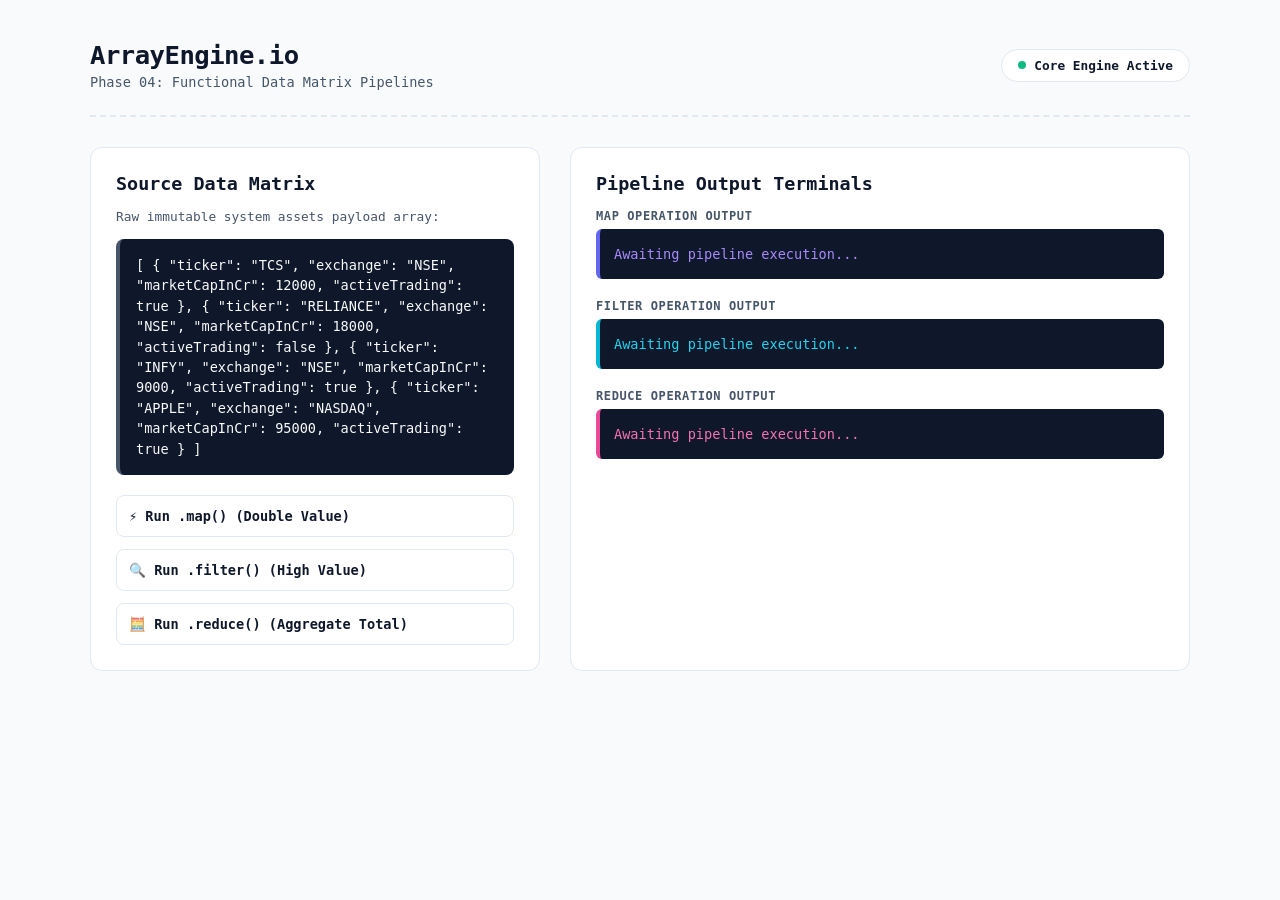
<file: Phase-04-Array-Methods_Engine/index.html>
<!DOCTYPE html>
<html lang="en">
<head>
    <meta charset="UTF-8">
    <meta name="viewport" content="width=device-width, initial-scale=1.0">
    <title>Phase 04 — Advanced Data Array Engines</title>
    <link rel="stylesheet" href="styles.css">
</head>
<body class="light-theme">

    <div class="app-wrapper">
        <header class="app-header">
            <div class="brand-meta">
                <h1>ArrayEngine.io</h1>
                <p>Phase 04: Functional Data Matrix Pipelines</p>
            </div>
            <div class="engine-status">
                <span class="status-indicator-dot"></span> Core Engine Active
            </div>
        </header>

        <!-- LIVE WORKSPACE LAB -->
        <main class="matrix-grid">
            
            <!-- CONTROLS & INITIAL MATRIX DISPLAY -->
            <section class="diagnostic-card source-box">
                <h2>Source Data Matrix</h2>
                <p class="section-desc">Raw immutable system assets payload array:</p>
                <div class="matrix-display" id="raw-matrix-view">
                    <!-- JavaScript will print initial data representation here -->
                </div>
                
                <div class="action-dock">
                    <button id="run-map-btn" class="engine-trigger-btn">⚡ Run .map() (Double Value)</button>
                    <button id="run-filter-btn" class="engine-trigger-btn">🔍 Run .filter() (High Value)</button>
                    <button id="run-reduce-btn" class="engine-trigger-btn">🧮 Run .reduce() (Aggregate Total)</button>
                </div>
            </section>

            <!-- LIVE TRANSFORMATION OUTPUT TERMINALS -->
            <section class="diagnostic-card output-box">
                <h2>Pipeline Output Terminals</h2>
                
                <div class="terminal-slot">
                    <div class="terminal-header">MAP OPERATION OUTPUT</div>
                    <div id="map-terminal" class="terminal-body">Awaiting pipeline execution...</div>
                </div>

                <div class="terminal-slot">
                    <div class="terminal-header">FILTER OPERATION OUTPUT</div>
                    <div id="filter-terminal" class="terminal-body">Awaiting pipeline execution...</div>
                </div>

                <div class="terminal-slot">
                    <div class="terminal-header">REDUCE OPERATION OUTPUT</div>
                    <div id="reduce-terminal" class="terminal-body">Awaiting pipeline execution...</div>
                </div>
            </section>

        </main>
    </div>

    <script src="script.js"></script>
</body>
</html>
</file>
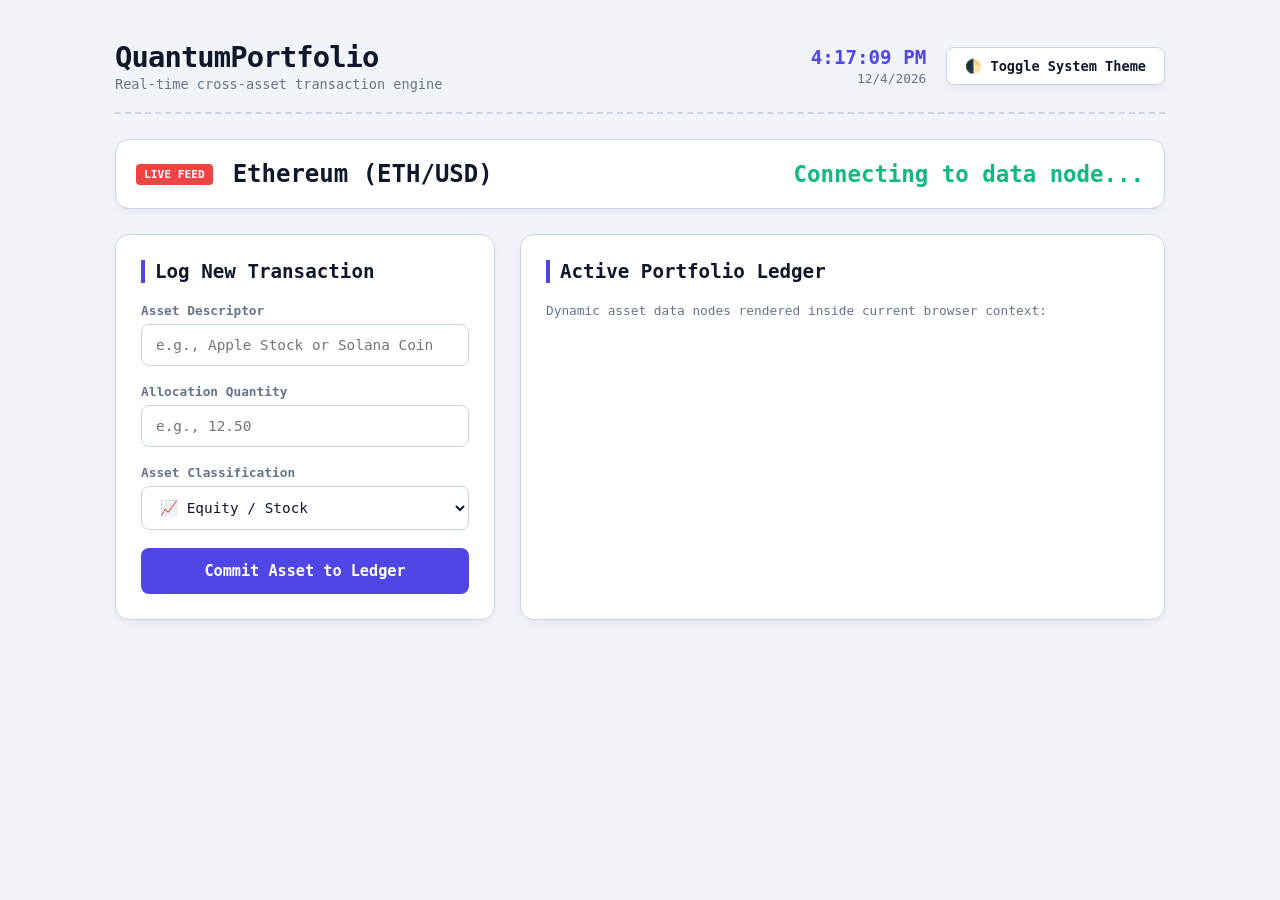
<file: Project Portfolio Manager (Phase 1 to 3)/index.html>
<!DOCTYPE html>
<html lang="en">
<head>
    <meta charset="UTF-8">
    <meta name="viewport" content="width=device-width, initial-scale=1.0">
    <title>QuantumPortfolio — Advanced Multi-Asset Ledger</title>
    <link rel="stylesheet" href="styles.css">
</head>
<body class="light-theme">

    <div class="app-wrapper">
        
        <!-- HEADER SYSTEM: Controls & Live Engine Telemetry -->
        <header class="app-header">
            <div class="brand-meta">
                <h1>QuantumPortfolio</h1>
                <p>Real-time cross-asset transaction engine</p>
            </div>
            
            <div class="system-telemetry">
                <div id="live-time">00:00:00 AM</div>
                <div id="live-date">--/--/----</div>
            </div>

            <button id="theme-toggle" class="control-btn">🌓 Toggle System Theme</button>
        </header>

        <!-- LIVE ASYNC MARKET FEED STRIP -->
        <section class="ticker-feed">
            <div class="ticker-card">
                <span class="ticker-badge">Live Feed</span>
                <h2>Ethereum (ETH/USD)</h2>
                <div id="eth-price-stream">Connecting to data node...</div>
            </div>
        </section>

        <!-- PORTFOLIO LEDGER SYSTEM COMPONENT -->
        <main class="portfolio-interface">
            
            <!-- TRANSACTIONS ENTRY CARD -->
            <section class="interface-card form-box">
                <h2>Log New Transaction</h2>
                <div class="asset-form-container">
                    <div class="input-group">
                        <label for="asset-name">Asset Descriptor</label>
                        <input type="text" id="asset-name" placeholder="e.g., Apple Stock or Solana Coin" autocomplete="off">
                    </div>

                    <div class="input-group">
                        <label for="asset-qty">Allocation Quantity</label>
                        <input type="number" id="asset-qty" step="any" placeholder="e.g., 12.50">
                    </div>

                    <div class="input-group">
                        <label for="asset-type">Asset Classification</label>
                        <select id="asset-type">
                            <option value="Stock">📈 Equity / Stock</option>
                            <option value="Crypto">🪙 Digital Asset / Crypto</option>
                        </select>
                    </div>

                    <button id="commit-transaction-btn" class="action-btn">Commit Asset to Ledger</button>
                </div>
            </section>

            <!-- LIVE RECORDINGS LEDGER LISTINGS -->
            <section class="interface-card ledger-box">
                <h2>Active Portfolio Ledger</h2>
                <p class="ledger-subtitle">Dynamic asset data nodes rendered inside current browser context:</p>
                
                <!-- Dynamic operational list node -->
                <ul id="ledger-list" class="ledger-container">
                    <!-- JavaScript DOM Engine will inject elements selectively here -->
                </ul>
            </section>

        </main>
    </div>

    <script src="script.js"></script>
</body>
</html>
</file>
<file: Phase-04-Array-Methods_Engine/styles.css>
/* ==========================================================================
   MATRIX ENVIRONMENT CORE VARIABLES
   ========================================================================== */
:root {
    --bg-surface-system: #f8fafc;
    --bg-card-system: #ffffff;
    --border-terminal: #e2e8f0;
    --text-primary-system: #0f172a;
    --text-secondary-system: #475569;
    --color-map-token: #6366f1;
    --color-filter-token: #06b6d4;
    --color-reduce-token: #ec4899;
    --bg-console: #0f172a;
    --text-console: #38bdf8;
    --radius-system: 12px;
}

* {
    margin: 0;
    padding: 0;
    box-sizing: border-box;
    font-family: ui-monospace, SFMono-Regular, Consolas, monospace;
}

body {
    background-color: var(--bg-surface-system);
    color: var(--text-primary-system);
    padding: 40px 20px;
    min-height: 100vh;
    display: flex;
    justify-content: center;
}

.app-wrapper {
    width: 100%;
    max-width: 1100px;
    display: flex;
    flex-direction: column;
    gap: 30px;
}

/* ==========================================================================
   HEADER PIPELINE RUNTIME META
   ========================================================================== */
.app-header {
    display: flex;
    justify-content: space-between;
    align-items: center;
    border-bottom: 2px dashed var(--border-terminal);
    padding-bottom: 25px;
}

.brand-meta h1 {
    font-size: 1.6rem;
    font-weight: 800;
    letter-spacing: -0.02em;
}

.brand-meta p {
    color: var(--text-secondary-system);
    font-size: 0.85rem;
    margin-top: 4px;
}

.engine-status {
    background-color: var(--bg-card-system);
    border: 1px solid var(--border-terminal);
    padding: 8px 16px;
    border-radius: 20px;
    font-size: 0.8rem;
    font-weight: 700;
    display: flex;
    align-items: center;
    gap: 8px;
}

.status-indicator-dot {
    width: 8px;
    height: 8px;
    background-color: #10b981;
    border-radius: 50%;
    display: inline-block;
}

/* ==========================================================================
   BENTO DIAGNOSTICS GRID
   ========================================================================== */
.matrix-grid {
    display: grid;
    grid-template-columns: 450px 1fr;
    gap: 30px;
}

.diagnostic-card {
    background-color: var(--bg-card-system);
    border: 1px solid var(--border-terminal);
    border-radius: var(--radius-system);
    padding: 25px;
}

.diagnostic-card h2 {
    font-size: 1.15rem;
    font-weight: 700;
    margin-bottom: 15px;
}

.section-desc {
    font-size: 0.8rem;
    color: var(--text-secondary-system);
    margin-bottom: 15px;
}

/* SOURCE CODE REPRESENTATION PANEL */
.matrix-display {
    background-color: var(--bg-console);
    color: #f8fafc;
    padding: 16px;
    border-radius: 8px;
    font-size: 0.85rem;
    line-height: 1.5;
    overflow-x: auto;
    border-left: 4px solid var(--text-secondary-system);
    margin-bottom: 20px;
}

.action-dock {
    display: flex;
    flex-direction: column;
    gap: 12px;
}

.engine-trigger-btn {
    width: 100%;
    background-color: var(--bg-card-system);
    border: 1px solid var(--border-terminal);
    color: var(--text-primary-system);
    padding: 12px;
    font-size: 0.85rem;
    font-weight: 700;
    text-align: left;
    border-radius: 8px;
    cursor: pointer;
    transition: all 0.15s ease;
}

#run-map-btn:hover { border-color: var(--color-map-token); background-color: #f5f3ff; }
#run-filter-btn:hover { border-color: var(--color-filter-token); background-color: #ecfeff; }
#run-reduce-btn:hover { border-color: var(--color-reduce-token); background-color: #fdf2f8; }

.engine-trigger-btn:active {
    transform: scale(0.98);
}

/* ==========================================================================
   TERMINAL INTERFACE SLOTS
   ========================================================================== */
.terminal-slot {
    margin-bottom: 20px;
}

.terminal-slot:last-child {
    margin-bottom: 0;
}

.terminal-header {
    font-size: 0.75rem;
    font-weight: 800;
    letter-spacing: 0.05em;
    color: var(--text-secondary-system);
    margin-bottom: 6px;
}

.terminal-body {
    background-color: var(--bg-console);
    color: var(--text-console);
    padding: 14px;
    border-radius: 6px;
    font-size: 0.85rem;
    min-height: 50px;
    display: flex;
    align-items: center;
    border-left: 4px solid transparent;
}

#map-terminal { border-left-color: var(--color-map-token); color: #a78bfa; }
#filter-terminal { border-left-color: var(--color-filter-token); color: #22d3ee; }
#reduce-terminal { border-left-color: var(--color-reduce-token); color: #f472b6; }

@media (max-width: 900px) {
    .matrix-grid {
        grid-template-columns: 1fr;
    }
}
</file>
<file: Project Portfolio Manager (Phase 1 to 3)/styles.css>
/* ==========================================================================
   CSS VAR SYSTEM & THEME MATRIX
   ========================================================================== */
:root {
    --bg-surface: #f1f5f9;
    --bg-surface-card: #ffffff;
    --border-subtle: #cbd5e1;
    --text-main: #0f172a;
    --text-muted: #64748b;
    --color-primary: #4f46e5;
    --color-primary-hover: #4338ca;
    --color-primary-active: #312e81;
    --color-stock: #10b981;
    --color-crypto: #f59e0b;
    --color-erasure: #ef4444;
    --shadow-card: 0 4px 10px rgba(0, 0, 0, 0.05);
    --radius-outer: 14px;
    --radius-inner: 8px;
    --bg-input: #ffffff;
}

.dark-theme {
    --bg-surface: #0b0f19;
    --bg-surface-card: #151f32;
    --border-subtle: #24324d;
    --text-main: #f8fafc;
    --text-muted: #94a3b8;
    --color-primary: #6366f1;
    --color-primary-hover: #818cf8;
    --color-primary-active: #4f46e5;
    --bg-input: #1e293b;
    --shadow-card: 0 10px 25px rgba(0, 0, 0, 0.3);
}

/* ==========================================================================
   RESET CORE ENGINE ENVIRONMENT
   ========================================================================== */
* {
    margin: 0;
    padding: 0;
    box-sizing: border-box;
    font-family: ui-monospace, SFMono-Regular, Menlo, Monaco, Consolas, monospace;
    transition: background-color 0.2s ease, border-color 0.2s ease, color 0.2s ease;
}

body {
    background-color: var(--bg-surface);
    color: var(--text-main);
    padding: 40px 20px;
    min-height: 100vh;
    display: flex;
    justify-content: center;
}

.app-wrapper {
    width: 100%;
    max-width: 1050px;
    display: flex;
    flex-direction: column;
    gap: 25px;
}

/* ==========================================================================
   THE TELEMETRY CONTROL SHELL
   ========================================================================== */
.app-header {
    display: flex;
    justify-content: space-between;
    align-items: center;
    padding-bottom: 20px;
    border-bottom: 2px dashed var(--border-subtle);
}

.brand-meta h1 {
    font-size: 1.8rem;
    font-weight: 800;
    letter-spacing: -0.03em;
}

.brand-meta p {
    color: var(--text-muted);
    font-size: 0.85rem;
    margin-top: 2px;
}

.system-telemetry {
    text-align: right;
    margin-right: 20px;
    margin-left: auto;
}

#live-time {
    font-size: 1.2rem;
    font-weight: 700;
    color: var(--color-primary);
}

#live-date {
    font-size: 0.8rem;
    color: var(--text-muted);
    margin-top: 2px;
}

.control-btn {
    background-color: var(--bg-surface-card);
    border: 1px solid var(--border-subtle);
    color: var(--text-main);
    padding: 10px 18px;
    border-radius: var(--radius-inner);
    cursor: pointer;
    font-weight: 600;
    font-size: 0.85rem;
    box-shadow: var(--shadow-card);
}

.control-btn:hover {
    background-color: var(--border-subtle);
}

/* ==========================================================================
   ASYNC DATA TICKER SHELL
   ========================================================================== */
.ticker-feed {
    background-color: var(--bg-surface-card);
    border: 1px solid var(--border-subtle);
    border-radius: var(--radius-outer);
    padding: 20px;
    box-shadow: var(--shadow-card);
}

.ticker-card {
    display: flex;
    align-items: center;
    gap: 20px;
}

.ticker-badge {
    background-color: var(--color-erasure);
    color: #ffffff;
    font-size: 0.7rem;
    font-weight: 700;
    text-transform: uppercase;
    padding: 4px 8px;
    border-radius: 4px;
    animation: pulse-signal 2s ease infinite;
}

@keyframes pulse-signal {
    50% { opacity: 0.3; }
}

#eth-price-stream {
    font-size: 1.4rem;
    font-weight: 800;
    margin-left: auto;
    color: var(--color-stock);
    font-family: monospace;
}

/* ==========================================================================
   BENTO GRID LAYOUT PLATFORM
   ========================================================================== */
.portfolio-interface {
    display: grid;
    grid-template-columns: 380px 1fr;
    gap: 25px;
}

.interface-card {
    background-color: var(--bg-surface-card);
    border: 1px solid var(--border-subtle);
    border-radius: var(--radius-outer);
    padding: 25px;
    box-shadow: var(--shadow-card);
}

.interface-card h2 {
    font-size: 1.2rem;
    font-weight: 700;
    margin-bottom: 20px;
    border-left: 4px solid var(--color-primary);
    padding-left: 10px;
}

/* CONTROL FORMS EMULATOR */
.input-group {
    display: flex;
    flex-direction: column;
    gap: 6px;
    margin-bottom: 18px;
}

.input-group label {
    font-size: 0.8rem;
    font-weight: 700;
    color: var(--text-muted);
}

input, select {
    width: 100%;
    background-color: var(--bg-input);
    border: 1px solid var(--border-subtle);
    color: var(--text-main);
    padding: 12px 14px;
    border-radius: var(--radius-inner);
    outline: none;
    font-size: 0.9rem;
}

input:focus, select:focus {
    border-color: var(--color-primary);
}

/* THE CLICK ACTION ENGINE (TACTILE micro-bounce CONTROLS) */
.action-btn {
    width: 100%;
    background-color: var(--color-primary);
    color: #ffffff;
    border: none;
    padding: 14px;
    font-size: 0.95rem;
    font-weight: 700;
    border-radius: var(--radius-inner);
    cursor: pointer;
    transform: scale(1);
    transition: transform 0.1s ease, background-color 0.2s ease;
}

.action-btn:hover { background-color: var(--color-primary-hover); }
.action-btn:active { 
    background-color: var(--color-primary-active); 
    transform: scale(0.97); /* Micro-bounce interaction token */
}

/* ==========================================================================
   MUTATED RENDERED NODES HOOKS
   ========================================================================== */
.ledger-subtitle {
    font-size: 0.8rem;
    color: var(--text-muted);
    margin-bottom: 18px;
}

.ledger-container {
    list-style: none;
    display: flex;
    flex-direction: column;
    gap: 12px;
    max-height: 420px;
    overflow-y: auto;
}

/* TARGET RUNTIME MUTATED NODES (LI GENERATIONS) */
.ledger-container li {
    display: flex;
    justify-content: space-between;
    align-items: center;
    background-color: var(--bg-surface);
    border: 1px solid var(--border-subtle);
    padding: 12px 16px;
    border-radius: var(--radius-inner);
    font-size: 0.9rem;
    font-weight: 600;
}

.ledger-container li button {
    background-color: transparent;
    border: 1px solid var(--color-erasure);
    color: var(--color-erasure);
    padding: 5px 12px;
    font-size: 0.75rem;
    font-weight: 700;
    border-radius: 4px;
    cursor: pointer;
    transition: all 0.15s ease;
}

.ledger-container li button:hover {
    background-color: var(--color-erasure);
    color: #ffffff;
}

/* SCREEN CONSTRAINTS MEDIA QUERIES */
@media (max-width: 850px) {
    .portfolio-interface {
        grid-template-columns: 1fr;
    }
    .app-header {
        flex-direction: column;
        align-items: flex-start;
        gap: 15px;
    }
    .system-telemetry {
        text-align: left;
        margin-left: 0;
    }
}
</file>
